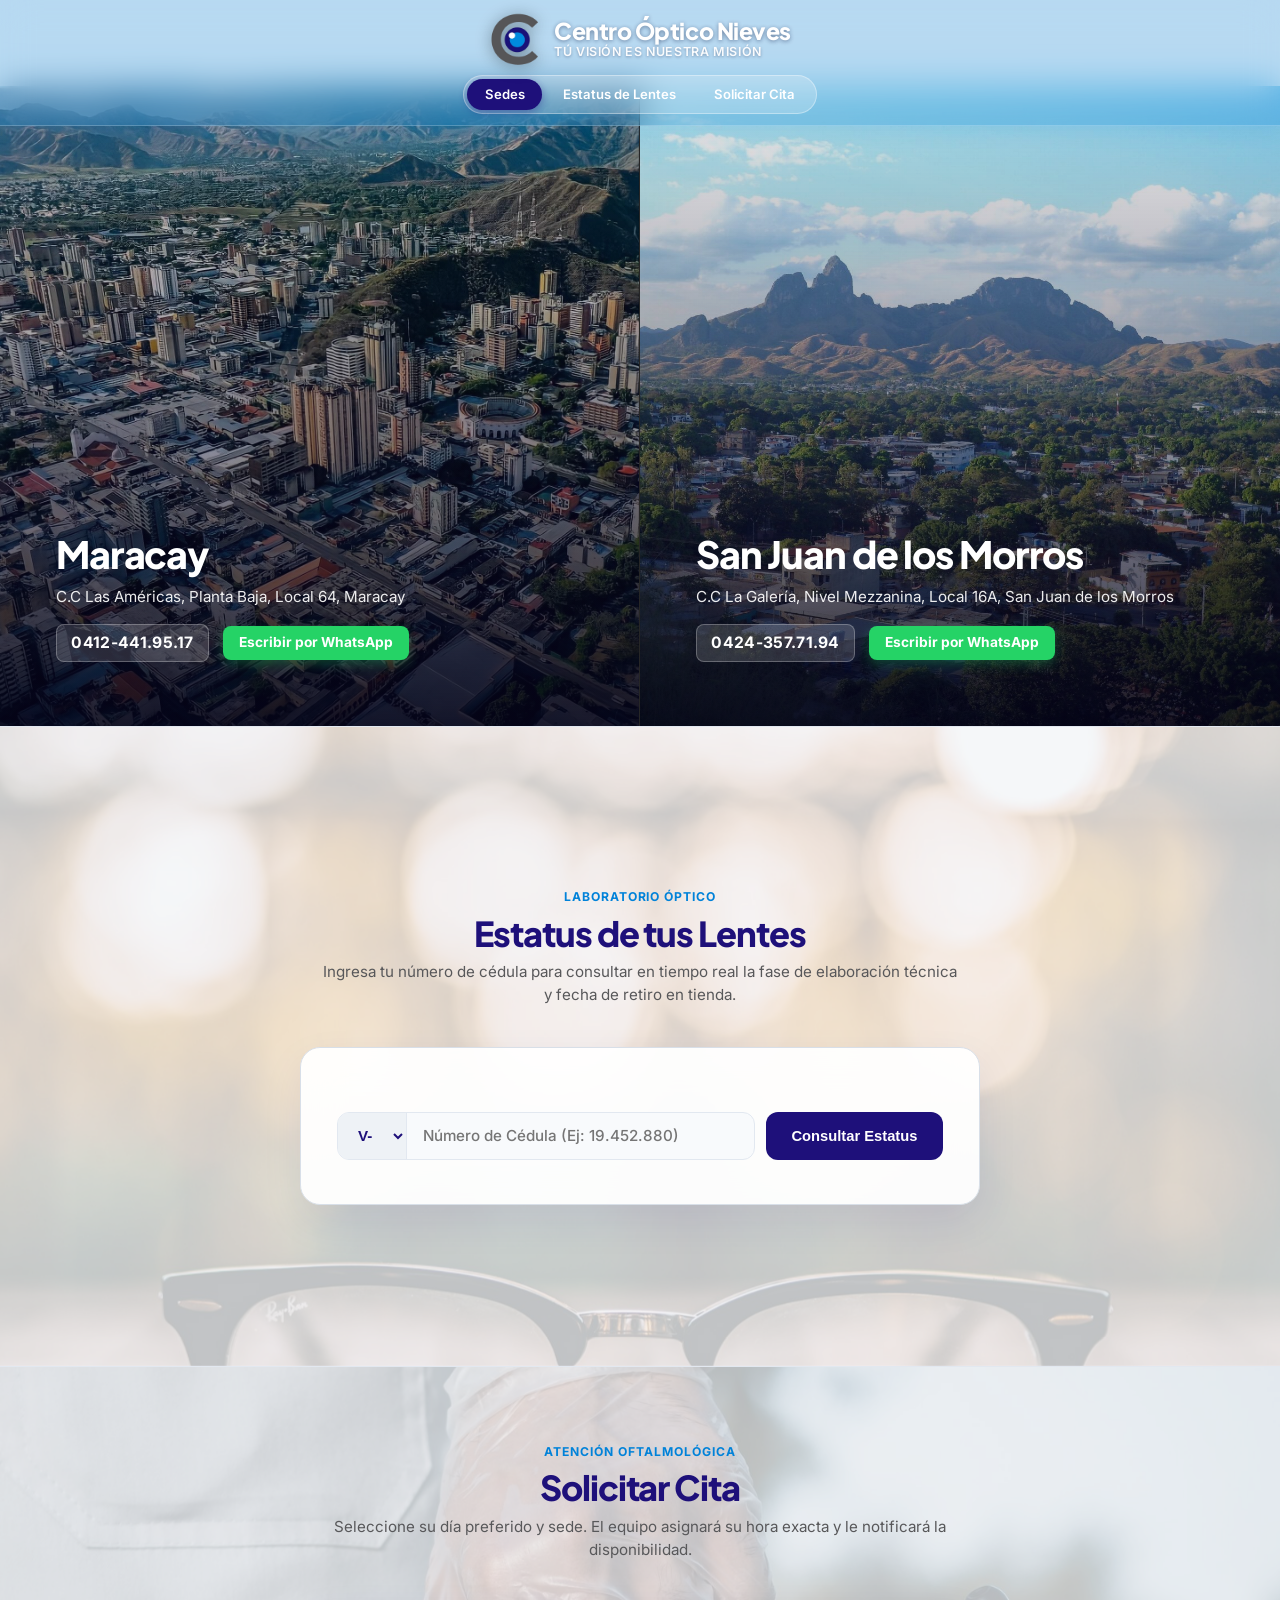
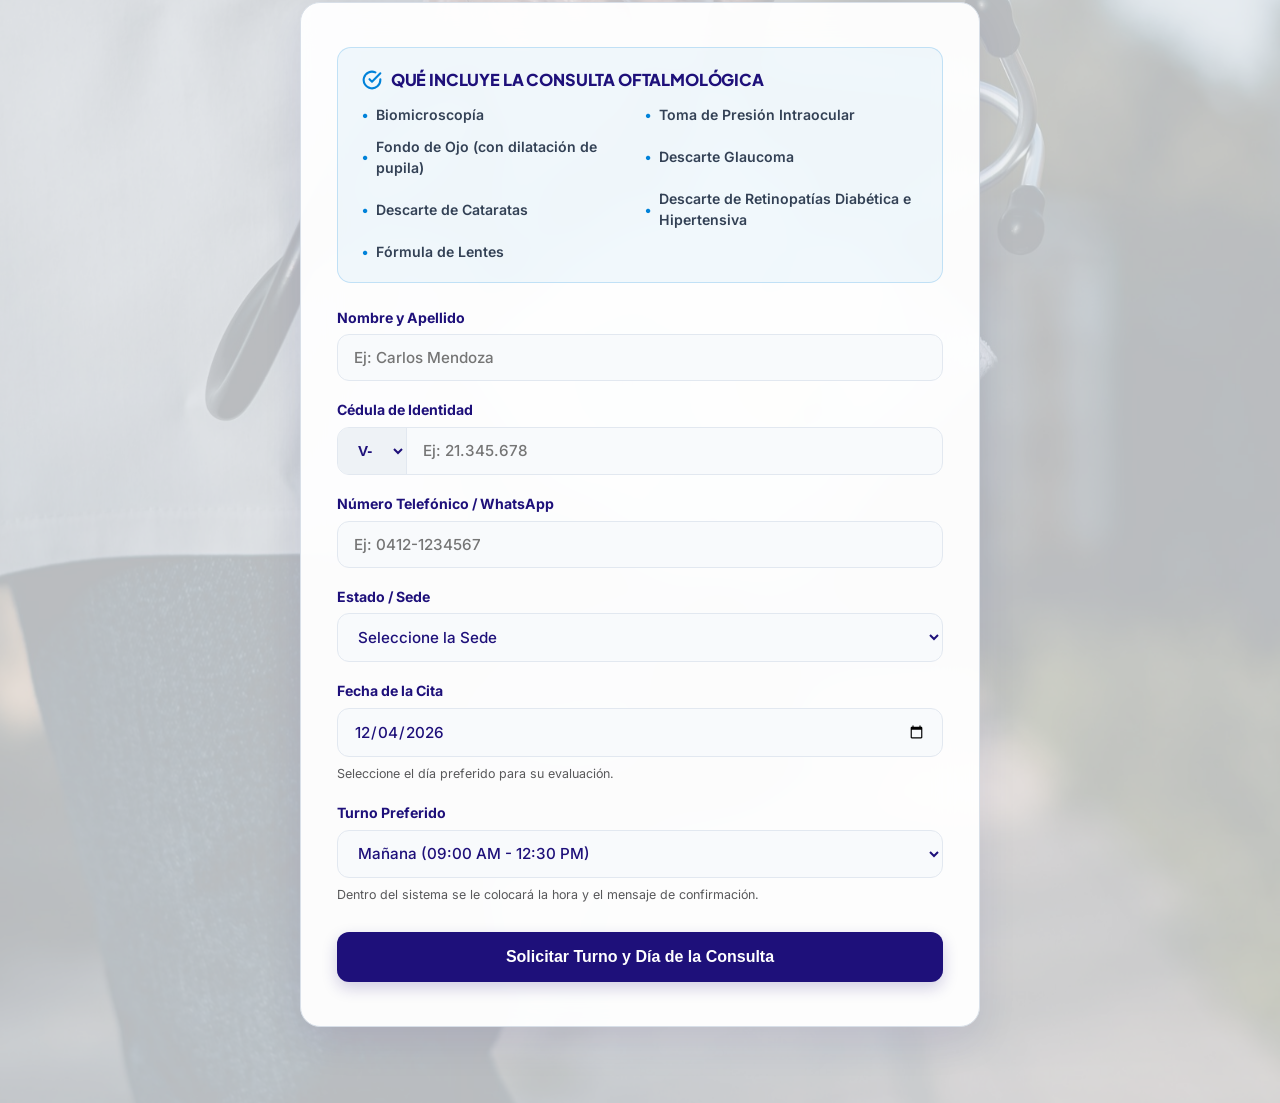
<file: index.html>
<!DOCTYPE html>
<html lang="es">
<head>
    <meta charset="UTF-8">
    <meta name="viewport" content="width=device-width, initial-scale=1.0">
    <title>Centro Óptico Nieves | Tú Visión es Nuestra Misión</title>
    <link rel="icon" type="image/png" href="images/LOGOINDEX.png">
    <link rel="preconnect" href="https://fonts.googleapis.com">
    <link rel="preconnect" href="https://fonts.gstatic.com" crossorigin>
    <link href="https://fonts.googleapis.com/css2?family=Inter:wght@400;500;600;700;800&family=Plus+Jakarta+Sans:wght@700;800&display=swap" rel="stylesheet">
    <style>
        *, *::before, *::after {
            box-sizing: border-box;
            margin: 0;
            padding: 0;
        }

        :root {
            --color-marine: #1E107A;
            --color-bright-blue: #0082D9;
            --color-graphite: #58585A;
            --bg-canvas: #F4F6F9;
            --bg-card: #FFFFFF;
            --border-light: #E2E8F0;
            --border-card: #D8DFE8;
            --font-sans: 'Inter', -apple-system, BlinkMacSystemFont, 'Segoe UI', Roboto, sans-serif;
            --font-display: 'Plus Jakarta Sans', var(--font-sans);
        }

        html {
            scroll-behavior: smooth;
            background-color: var(--bg-canvas);
            color: var(--color-marine);
            font-family: var(--font-sans);
            -webkit-font-smoothing: antialiased;
        }

        body {
            line-height: 1.5;
            background: var(--bg-canvas);
            color: var(--color-graphite);
            overflow-x: hidden;
        }

        /* BANNER - AZUL CLARO CON 25% DE TRANSPARENCIA DIFUMINADO */
        .site-header {
            position: fixed;
            top: 0;
            left: 0;
            width: 100%;
            z-index: 100;
            backdrop-filter: blur(18px);
            -webkit-backdrop-filter: blur(18px);
            background: rgba(0, 130, 217, 0.25);
            border-bottom: 1px solid rgba(255, 255, 255, 0.22);
            box-shadow: 0 4px 20px rgba(0, 130, 217, 0.12);
            padding: 0.75rem 1.75rem 0.65rem;
            text-align: center;
        }

        .header-inner {
            max-width: 980px;
            margin: 0 auto;
            display: flex;
            flex-direction: column;
            align-items: center;
            justify-content: center;
            gap: 0.45rem;
        }

        .brand-block {
            display: inline-flex;
            align-items: center;
            justify-content: center;
            gap: 0.85rem;
            text-decoration: none;
            color: inherit;
        }

        .brand-logo-img {
            height: 56px;
            width: auto;
            max-width: 65px;
            object-fit: contain;
            flex-shrink: 0;
            transition: transform 0.2s ease;
            filter: drop-shadow(0 2px 8px rgba(0, 0, 0, 0.35));
        }

        .brand-logo-img:hover {
            transform: scale(1.05);
        }

        .brand-text-col {
            display: flex;
            flex-direction: column;
            align-items: flex-start;
            text-align: left;
        }

        .brand-title {
            font-family: var(--font-display);
            font-size: 1.45rem;
            font-weight: 800;
            letter-spacing: -0.02em;
            color: #FFFFFF;
            line-height: 1.1;
            text-shadow: 0 1px 4px rgba(10, 20, 60, 0.45);
        }

        .brand-tagline {
            font-size: 0.78rem;
            font-weight: 600;
            color: rgba(255, 255, 255, 0.95);
            letter-spacing: 0.05em;
            text-transform: uppercase;
            text-shadow: 0 1px 3px rgba(10, 20, 60, 0.35);
        }

        /* NAVEGACIÓN SEGMENTADA COMPACTA */
        .nav-segmented {
            display: inline-flex;
            background: rgba(255, 255, 255, 0.22);
            border: 1px solid rgba(255, 255, 255, 0.35);
            border-radius: 980px;
            padding: 3px;
            gap: 3px;
        }

        .nav-segmented a {
            color: #FFFFFF;
            text-decoration: none;
            font-size: 0.82rem;
            font-weight: 600;
            padding: 0.36rem 1.1rem;
            border-radius: 980px;
            transition: all 0.2s ease;
            white-space: nowrap;
        }

        .nav-segmented a:hover {
            background: rgba(255, 255, 255, 0.32);
        }

        .nav-segmented a.active {
            color: #FFFFFF;
            background: #1E107A;
            box-shadow: 0 2px 8px rgba(30, 16, 122, 0.4);
        }

        /* CONTENIDO PRINCIPAL */
        main {
            padding-top: 86px;
        }

        section {
            position: relative;
            padding: 4.75rem 1.5rem;
        }

        .section-bg-image {
            position: absolute;
            inset: 0;
            background-size: cover;
            background-position: center;
            opacity: 0.22;
            pointer-events: none;
            z-index: 1;
            animation: cicloFotografico45s 135s infinite ease-in-out;
            will-change: filter;
        }

        .section-header-centered {
            text-align: center;
            max-width: 640px;
            margin: 0 auto 2.5rem;
            position: relative;
            z-index: 2;
        }

        .section-kicker {
            font-size: 0.76rem;
            font-weight: 700;
            letter-spacing: 0.08em;
            text-transform: uppercase;
            color: var(--color-bright-blue);
            margin-bottom: 0.45rem;
            display: block;
        }

        .section-title {
            font-family: var(--font-display);
            font-size: 2.15rem;
            font-weight: 800;
            letter-spacing: -0.03em;
            line-height: 1.15;
            color: var(--color-marine);
            margin-bottom: 0.5rem;
        }

        .section-desc {
            font-size: 0.95rem;
            color: var(--color-graphite);
        }

        /* SECCIÓN 1: SEDES (MARACAY & SAN JUAN) */
        .section-sedes {
            padding: 0;
            border-bottom: 1px solid var(--border-light);
        }

        .sedes-grid {
            display: grid;
            grid-template-columns: 1fr 1fr;
            min-height: 640px;
            width: 100%;
        }

        .sede-panel {
            position: relative;
            display: flex;
            flex-direction: column;
            justify-content: flex-end;
            padding: 4rem 3.5rem;
            overflow: hidden;
            background: #000000;
            border-right: 1px solid rgba(255, 255, 255, 0.15);
        }

        .sede-panel:last-child {
            border-right: none;
        }

        /* ==========================================================================
           CICLO AUTOMÁTICO DE EFECTOS EN TODAS LAS IMÁGENES: 45s POR EFECTO
           (135s ciclo total: 0-45s Normal, 45-90s Vintage, 90-135s Cinematográfico B/N)
           ========================================================================== */
        @keyframes cicloFotografico45s {
            /* 1. MODO NORMAL OPTIMIZADO (0 a 45s) */
            0%, 29.5% {
                filter: grayscale(0%) sepia(0%) contrast(1.05) brightness(1.02);
            }
            /* Transición fluida a Vintage */
            33.3%, 62.8% {
                filter: sepia(0.70) contrast(1.20) brightness(0.92) saturate(1.30);
            }
            /* Transición fluida a Cinematográfico B/N */
            66.6%, 96.2% {
                filter: grayscale(100%) sepia(0%) contrast(1.40) brightness(0.82);
            }
            /* Retorno suave a Normal */
            100% {
                filter: grayscale(0%) sepia(0%) contrast(1.05) brightness(1.02);
            }
        }

        .sede-bg {
            position: absolute;
            inset: 0;
            background-size: cover;
            background-position: center;
            z-index: 1;
            transform: none !important;
            animation: cicloFotografico45s 135s infinite ease-in-out;
            will-change: filter;
        }

        .sede-scrim {
            position: absolute;
            inset: 0;
            background: linear-gradient(180deg, rgba(0, 0, 0, 0.08) 0%, rgba(10, 8, 40, 0.45) 55%, rgba(5, 4, 25, 0.88) 100%);
            z-index: 2;
            pointer-events: none;
        }

        .sede-content {
            position: relative;
            z-index: 3;
            max-width: 480px;
            color: #FFFFFF;
        }

        .sede-city-title {
            font-family: var(--font-display);
            font-size: 2.35rem;
            font-weight: 800;
            letter-spacing: -0.03em;
            color: #FFFFFF;
            line-height: 1.1;
            margin-bottom: 0.75rem;
        }

        .sede-meta-box {
            display: flex;
            flex-direction: column;
            gap: 0.5rem;
            font-size: 0.95rem;
            color: rgba(255, 255, 255, 0.92);
            line-height: 1.45;
        }

        .sede-address {
            color: rgba(255, 255, 255, 0.92);
            font-size: 0.95rem;
        }

        .sede-contact-row {
            margin-top: 0.5rem;
            display: flex;
            align-items: center;
            gap: 0.85rem;
            flex-wrap: wrap;
        }

        .sede-phone-pill {
            font-size: 0.98rem;
            font-weight: 700;
            color: #FFFFFF;
            letter-spacing: 0.02em;
            background: rgba(255, 255, 255, 0.15);
            padding: 0.4rem 0.9rem;
            border-radius: 8px;
            border: 1px solid rgba(255, 255, 255, 0.25);
        }

        .btn-whatsapp-sede {
            display: inline-flex;
            align-items: center;
            justify-content: center;
            text-decoration: none;
            background: #25D366;
            color: #FFFFFF;
            font-size: 0.86rem;
            font-weight: 700;
            padding: 0.45rem 1rem;
            border-radius: 8px;
            transition: background 0.2s ease, transform 0.2s ease;
            box-shadow: 0 4px 12px rgba(37, 211, 102, 0.3);
        }

        .btn-whatsapp-sede:hover {
            background: #20bd5a;
            transform: translateY(-1px);
        }

        /* SECCIÓN 2: ESTATUS DE LENTES (CON FONDO ÓPTICO) */
        .section-tracker {
            background: #F4F6F9;
            min-height: 640px;
            display: flex;
            flex-direction: column;
            justify-content: center;
            border-bottom: 1px solid var(--border-light);
            overflow: hidden;
        }

        .tracker-box-apple {
            position: relative;
            z-index: 2;
            max-width: 680px;
            margin: 0 auto;
            width: 100%;
            background: rgba(255, 255, 255, 0.94);
            backdrop-filter: blur(20px);
            -webkit-backdrop-filter: blur(20px);
            border: 1px solid var(--border-card);
            border-radius: 20px;
            padding: 2.75rem 2.25rem;
            box-shadow: 0 16px 40px rgba(30, 16, 122, 0.08);
        }

        .tracker-search-row {
            display: flex;
            gap: 0.65rem;
            margin-top: 1.25rem;
        }

        .cedula-input-group {
            display: flex;
            flex: 1;
            background: #F8FAFC;
            border: 1.5px solid var(--border-light);
            border-radius: 12px;
            overflow: hidden;
            transition: border-color 0.2s ease, box-shadow 0.2s ease;
        }

        .cedula-input-group:focus-within {
            border-color: var(--color-bright-blue);
            box-shadow: 0 0 0 3px rgba(0, 130, 217, 0.15);
            background: #FFFFFF;
        }

        .select-prefix-apple {
            background: #EEF2F6;
            border: none;
            color: var(--color-marine);
            font-weight: 700;
            font-size: 0.95rem;
            padding: 0.85rem 1rem;
            outline: none;
            cursor: pointer;
            border-right: 1px solid var(--border-light);
        }

        .input-cedula-apple {
            flex: 1;
            background: transparent;
            border: none;
            padding: 0.85rem 1rem;
            font-size: 0.95rem;
            color: var(--color-marine);
            font-weight: 500;
            outline: none;
            font-family: inherit;
        }

        .btn-apple-primary {
            background: var(--color-marine);
            color: #FFFFFF;
            border: none;
            padding: 0.85rem 1.6rem;
            border-radius: 12px;
            font-size: 0.92rem;
            font-weight: 700;
            cursor: pointer;
            transition: background 0.2s ease, transform 0.15s ease;
            white-space: nowrap;
        }

        .btn-apple-primary:hover {
            background: var(--color-bright-blue);
            transform: translateY(-1px);
        }

        /* RESULTADO DEL TRACKER */
        .tracker-result-box {
            margin-top: 1.75rem;
            padding-top: 1.75rem;
            border-top: 1px solid var(--border-light);
        }

        .tracker-patient-summary {
            background: #F8FAFC;
            border: 1px solid var(--border-light);
            border-radius: 12px;
            padding: 1.25rem 1.5rem;
            display: flex;
            justify-content: space-between;
            align-items: center;
            gap: 1rem;
            margin-bottom: 1.75rem;
        }

        .tracker-patient-name {
            font-size: 1.05rem;
            font-weight: 800;
            color: var(--color-marine);
        }

        .tracker-patient-details {
            display: flex;
            gap: 1.25rem;
            font-size: 0.86rem;
            color: var(--color-graphite);
            margin-top: 0.35rem;
            flex-wrap: wrap;
        }

        .badge-status-apple {
            font-size: 0.78rem;
            font-weight: 700;
            letter-spacing: 0.04em;
            padding: 0.4rem 0.9rem;
            border-radius: 980px;
            background: rgba(0, 130, 217, 0.12);
            color: var(--color-bright-blue);
            border: 1px solid rgba(0, 130, 217, 0.25);
            white-space: nowrap;
        }

        .badge-status-apple.badge-green {
            background: rgba(37, 211, 102, 0.15);
            color: #128C7E;
            border-color: rgba(37, 211, 102, 0.3);
        }

        .tracker-timeline {
            display: flex;
            flex-direction: column;
            gap: 1.15rem;
        }

        .timeline-step {
            display: flex;
            gap: 1.15rem;
            position: relative;
        }

        .timeline-step::before {
            content: '';
            position: absolute;
            left: 15px;
            top: 32px;
            bottom: -20px;
            width: 2px;
            background: #E2E8F0;
        }

        .timeline-step:last-child::before {
            display: none;
        }

        .step-node {
            width: 32px;
            height: 32px;
            border-radius: 50%;
            background: #EEF2F6;
            border: 1.5px solid #CBD5E1;
            color: var(--color-graphite);
            display: flex;
            align-items: center;
            justify-content: center;
            font-size: 0.82rem;
            font-weight: 700;
            flex-shrink: 0;
            z-index: 2;
        }

        .timeline-step.completed .step-node {
            background: var(--color-marine);
            border-color: var(--color-marine);
            color: #FFFFFF;
        }

        .timeline-step.active .step-node {
            background: var(--color-bright-blue);
            border-color: var(--color-bright-blue);
            color: #FFFFFF;
            box-shadow: 0 0 14px rgba(0, 130, 217, 0.4);
        }

        .step-content {
            flex: 1;
            padding-top: 0.15rem;
        }

        .step-title-row {
            display: flex;
            justify-content: space-between;
            align-items: center;
            margin-bottom: 0.25rem;
            gap: 0.5rem;
        }

        .step-title {
            font-size: 0.92rem;
            font-weight: 700;
            color: var(--color-marine);
        }

        .step-badge {
            font-size: 0.72rem;
            font-weight: 600;
            padding: 0.2rem 0.6rem;
            border-radius: 4px;
            background: #EEF2F6;
            color: var(--color-graphite);
        }

        .step-badge.done {
            background: rgba(37, 211, 102, 0.15);
            color: #128C7E;
        }

        .step-badge.process {
            background: rgba(0, 130, 217, 0.12);
            color: var(--color-bright-blue);
        }

        .step-desc {
            font-size: 0.85rem;
            color: var(--color-graphite);
            line-height: 1.4;
        }

        /* SECCIÓN 3: SOLICITAR CITA (CON FONDO OFTALMOLÓGICO) */
        .section-booking {
            background: #ECEFF3;
            min-height: 680px;
            display: flex;
            flex-direction: column;
            justify-content: center;
            overflow: hidden;
        }

        .booking-card-apple {
            position: relative;
            z-index: 2;
            max-width: 680px;
            margin: 0 auto;
            width: 100%;
            background: rgba(255, 255, 255, 0.95);
            backdrop-filter: blur(20px);
            -webkit-backdrop-filter: blur(20px);
            border: 1px solid var(--border-card);
            border-radius: 20px;
            padding: 2.75rem 2.25rem;
            box-shadow: 0 16px 40px rgba(30, 16, 122, 0.08);
        }

        .booking-form-grid {
            display: flex;
            flex-direction: column;
            gap: 1.15rem;
            margin-top: 1.25rem;
        }

        .form-group-apple {
            display: flex;
            flex-direction: column;
            gap: 0.4rem;
        }

        .form-label-apple {
            font-size: 0.88rem;
            font-weight: 700;
            color: var(--color-marine);
        }

        .form-control-apple,
        .form-select-apple {
            width: 100%;
            background: #F8FAFC;
            border: 1.5px solid var(--border-light);
            border-radius: 12px;
            padding: 0.8rem 1rem;
            font-size: 0.95rem;
            color: var(--color-marine);
            font-weight: 500;
            outline: none;
            font-family: inherit;
            transition: border-color 0.2s ease, box-shadow 0.2s ease;
        }

        .form-control-apple:focus,
        .form-select-apple:focus {
            border-color: var(--color-bright-blue);
            box-shadow: 0 0 0 3px rgba(0, 130, 217, 0.15);
            background: #FFFFFF;
        }

        .hint-apple {
            font-size: 0.78rem;
            color: var(--color-graphite);
            margin-top: 2px;
        }

        .btn-booking-full {
            width: 100%;
            padding: 1rem;
            font-size: 1rem;
            font-weight: 700;
            color: #FFFFFF;
            background: var(--color-marine);
            border: none;
            border-radius: 12px;
            cursor: pointer;
            transition: background 0.2s ease, transform 0.15s ease;
            margin-top: 0.5rem;
            box-shadow: 0 6px 16px rgba(30, 16, 122, 0.2);
        }

        .btn-booking-full:hover {
            background: var(--color-bright-blue);
            transform: translateY(-1px);
        }

        /* TOAST NOTIFICACIONES */
        .toast-container {
            position: fixed;
            bottom: 2rem;
            right: 2rem;
            z-index: 1000;
        }

        .toast {
            background: var(--color-marine);
            color: #FFFFFF;
            padding: 0.85rem 1.4rem;
            border-radius: 10px;
            font-size: 0.88rem;
            font-weight: 600;
            box-shadow: 0 10px 25px rgba(30, 16, 122, 0.25);
            animation: fadeIn 0.3s ease;
        }

        @keyframes fadeIn {
            from { opacity: 0; transform: translateY(10px); }
            to { opacity: 1; transform: translateY(0); }
        }

        /* RESPONSIVIDAD */
        @media (max-width: 900px) {
            .sedes-grid {
                grid-template-columns: 1fr;
                min-height: auto;
            }
            .sede-panel {
                min-height: 440px;
                padding: 3rem 2rem 2.25rem;
                border-right: none;
                border-bottom: 1px solid rgba(255, 255, 255, 0.2);
            }
            .sede-panel:last-child {
                border-bottom: none;
            }
            .sede-city-title {
                font-size: 2rem;
            }
        }

        @media (max-width: 640px) {
            .site-header {
                padding: 0.6rem 0.95rem 0.55rem;
            }
            .brand-logo-img {
                height: 46px;
                width: auto;
                max-width: 54px;
            }
            .brand-title {
                font-size: 1.25rem;
            }
            .brand-tagline {
                font-size: 0.72rem;
            }
            .nav-segmented {
                width: 100%;
                justify-content: center;
                overflow-x: auto;
            }
            .nav-segmented a {
                padding: 0.35rem 0.75rem;
                font-size: 0.75rem;
            }
            main {
                padding-top: 80px;
            }
            section {
                padding: 3.25rem 1.15rem;
            }
            .section-title {
                font-size: 1.75rem;
            }
            .tracker-box-apple,
            .booking-card-apple {
                padding: 1.75rem 1.25rem;
                border-radius: 16px;
            }
            .tracker-search-row {
                flex-direction: column;
            }
            .btn-apple-primary {
                width: 100%;
            }
            .sede-panel {
                padding: 2.75rem 1.25rem 1.75rem;
                min-height: 380px;
            }
            .sede-city-title {
                font-size: 1.75rem;
            }
            .toast-container {
                left: 1rem;
                right: 1rem;
                bottom: 1rem;
            }
        }
    </style>
</head>
<body>

    <!-- CABECERA CENTRADA Y COMPACTA (20% TRANSPARENCIA NEGRA CON BLUR) -->
    <header class="site-header">
        <div class="header-inner">
            <a href="index.html" class="brand-block">
                <img src="images/LOGOINDEX.png" alt="Centro Óptico Nieves" class="brand-logo-img">
                <div class="brand-text-col">
                    <h1 class="brand-title">Centro Óptico Nieves</h1>
                    <span class="brand-tagline">Tú Visión es Nuestra Misión</span>
                </div>
            </a>
            <nav class="nav-segmented">
                <a href="#sedes">Sedes</a>
                <a href="#estatus">Estatus de Lentes</a>
                <a href="#agendar">Solicitar Cita</a>
            </nav>
        </div>
    </header>

    <main>
        <!-- ==========================================================================
             1. SEDES (MARACAY & SAN JUAN DE LOS MORROS)
             ========================================================================== -->
        <section id="sedes" class="section-sedes">
            <div class="sedes-grid">
                <!-- Panel Maracay -->
                <div class="sede-panel">
                    <div class="sede-bg" style="background-image: url('images/MRCY.jpg');"></div>
                    <div class="sede-scrim"></div>
                    <div class="sede-content">
                        <h2 class="sede-city-title">Maracay</h2>
                        <div class="sede-meta-box">
                            <span class="sede-address">C.C Las Américas, Planta Baja, Local 64, Maracay</span>
                            <div class="sede-contact-row">
                                <span class="sede-phone-pill">0412-441.95.17</span>
                                <a href="https://wa.me/584124419517?text=Hola%20Centro%20%C3%93ptico%20Nieves,%20deseo%20informaci%C3%B3n%20sobre%20la%20Sede%20Maracay" target="_blank" rel="noopener noreferrer" class="btn-whatsapp-sede">
                                    Escribir por WhatsApp
                                </a>
                            </div>
                        </div>
                    </div>
                </div>

                <!-- Panel San Juan de los Morros -->
                <div class="sede-panel">
                    <div class="sede-bg" style="background-image: url('images/SJM.jpeg');"></div>
                    <div class="sede-scrim"></div>
                    <div class="sede-content">
                        <h2 class="sede-city-title">San Juan de los Morros</h2>
                        <div class="sede-meta-box">
                            <span class="sede-address">C.C La Galería, Nivel Mezzanina, Local 16A, San Juan de los Morros</span>
                            <div class="sede-contact-row">
                                <span class="sede-phone-pill">0424-357.71.94</span>
                                <a href="https://wa.me/584243577194?text=Hola%20Centro%20%C3%93ptico%20Nieves,%20deseo%20informaci%C3%B3n%20sobre%20la%20Sede%20San%20Juan%20de%20los%20Morros" target="_blank" rel="noopener noreferrer" class="btn-whatsapp-sede">
                                    Escribir por WhatsApp
                                </a>
                            </div>
                        </div>
                    </div>
                </div>
            </div>
        </section>

        <!-- ==========================================================================
             2. ESTATUS DE LENTES (CON FONDO ÓPTICO TALLER / LABORATORIO)
             ========================================================================== -->
        <section id="estatus" class="section-tracker">
            <div class="section-bg-image" style="background-image: url('images/laboratorio-bg.jpg');"></div>
            <div class="section-header-centered">
                <span class="section-kicker">Laboratorio Óptico</span>
                <h2 class="section-title">Estatus de tus Lentes</h2>
                <p class="section-desc">Ingresa tu número de cédula para consultar en tiempo real la fase de elaboración técnica y fecha de retiro en tienda.</p>
            </div>

            <div class="tracker-box-apple">
                <form id="lensTrackerForm">
                    <div class="tracker-search-row">
                        <div class="cedula-input-group">
                            <select id="searchCedulaPrefix" class="select-prefix-apple">
                                <option value="V-">V-</option>
                                <option value="E-">E-</option>
                            </select>
                            <input type="text" id="searchCedulaNumber" class="input-cedula-apple" placeholder="Número de Cédula (Ej: 19.452.880)" required autocomplete="off">
                        </div>
                        <button type="submit" class="btn-apple-primary">
                            Consultar Estatus
                        </button>
                    </div>
                </form>

                <!-- Contenedor dinámico de resultados -->
                <div id="trackerResultBox" class="tracker-result-box" style="display: none;"></div>
            </div>
        </section>

        <!-- ==========================================================================
             3. SOLICITAR CITA (CON FONDO CLÍNICO OFTALMOLÓGICO)
             ========================================================================== -->
        <section id="agendar" class="section-booking">
            <div class="section-bg-image" style="background-image: url('images/consulta-bg.jpg');"></div>
            <div class="section-header-centered">
                <span class="section-kicker">Atención Oftalmológica</span>
                <h2 class="section-title">Solicitar Cita</h2>
                <p class="section-desc">Seleccione su día preferido y sede. El equipo asignará su hora exacta y le notificará la disponibilidad.</p>
            </div>

            <div class="booking-card-apple">
                <!-- QUÉ INCLUYE LA CONSULTA OFTALMOLÓGICA -->
                <div style="background: rgba(0, 130, 217, 0.05); border: 1px solid rgba(0, 130, 217, 0.2); border-radius: 14px; padding: 1.25rem 1.5rem; margin-bottom: 1.5rem; text-align: left;">
                    <div style="display: flex; align-items: center; gap: 0.55rem; font-family: var(--font-display); font-weight: 800; color: var(--color-marine); font-size: 1.02rem; margin-bottom: 0.75rem; letter-spacing: -0.01em;">
                        <svg width="20" height="20" viewBox="0 0 24 24" fill="none" stroke="#0082D9" stroke-width="2.5" stroke-linecap="round" stroke-linejoin="round" style="flex-shrink: 0;"><path d="M22 11.08V12a10 10 0 1 1-5.93-9.14"></path><polyline points="22 4 12 14.01 9 11.01"></polyline></svg>
                        <span>QUÉ INCLUYE LA CONSULTA OFTALMOLÓGICA</span>
                    </div>
                    <ul style="list-style: none; display: grid; grid-template-columns: repeat(auto-fit, minmax(240px, 1fr)); gap: 0.65rem; padding: 0; margin: 0; font-size: 0.88rem; color: #334155; font-weight: 600;">
                        <li style="display: flex; align-items: center; gap: 0.5rem;"><span style="color: #0082D9; font-weight: 800;">&bull;</span> Biomicroscopía</li>
                        <li style="display: flex; align-items: center; gap: 0.5rem;"><span style="color: #0082D9; font-weight: 800;">&bull;</span> Toma de Presión Intraocular</li>
                        <li style="display: flex; align-items: center; gap: 0.5rem;"><span style="color: #0082D9; font-weight: 800;">&bull;</span> Fondo de Ojo (con dilatación de pupila)</li>
                        <li style="display: flex; align-items: center; gap: 0.5rem;"><span style="color: #0082D9; font-weight: 800;">&bull;</span> Descarte Glaucoma</li>
                        <li style="display: flex; align-items: center; gap: 0.5rem;"><span style="color: #0082D9; font-weight: 800;">&bull;</span> Descarte de Cataratas</li>
                        <li style="display: flex; align-items: center; gap: 0.5rem;"><span style="color: #0082D9; font-weight: 800;">&bull;</span> Descarte de Retinopatías Diabética e Hipertensiva</li>
                        <li style="display: flex; align-items: center; gap: 0.5rem;"><span style="color: #0082D9; font-weight: 800;">&bull;</span> Fórmula de Lentes</li>
                    </ul>
                </div>

                <form id="simpleBookingForm">
                    <div class="booking-form-grid">
                        <div class="form-group-apple">
                            <label for="fullName" class="form-label-apple">Nombre y Apellido</label>
                            <input type="text" id="fullName" name="fullName" class="form-control-apple" placeholder="Ej: Carlos Mendoza" required autocomplete="name">
                        </div>

                        <div class="form-group-apple">
                            <label for="idNumber" class="form-label-apple">Cédula de Identidad</label>
                            <div class="cedula-input-group">
                                <select id="idPrefix" name="idPrefix" class="select-prefix-apple">
                                    <option value="V-">V-</option>
                                    <option value="E-">E-</option>
                                </select>
                                <input type="text" id="idNumber" name="idNumber" class="input-cedula-apple" placeholder="Ej: 21.345.678" required autocomplete="off">
                            </div>
                        </div>

                        <div class="form-group-apple">
                            <label for="phoneNumber" class="form-label-apple">Número Telefónico / WhatsApp</label>
                            <input type="tel" id="phoneNumber" name="phoneNumber" class="form-control-apple" placeholder="Ej: 0412-1234567" required autocomplete="tel">
                        </div>

                        <div class="form-group-apple">
                            <label for="stateSelectSimple" class="form-label-apple">Estado / Sede</label>
                            <select id="stateSelectSimple" name="state" class="form-select-apple" required onchange="actualizarFechasDisponiblesCliente()">
                                <option value="" disabled selected>Seleccione la Sede</option>
                                <option value="Aragua">Aragua (CC Las Américas - Maracay)</option>
                                <option value="Guarico">Guárico (CC Galería - San Juan de los Morros)</option>
                            </select>
                        </div>

                        <div class="form-group-apple">
                            <label for="appointmentDateSimple" class="form-label-apple">Fecha de la Cita</label>
                            <input type="date" id="appointmentDateSimple" name="appointmentDate" class="form-control-apple" required>
                            <small id="hintFechasDisponibles" class="hint-apple">Seleccione el día preferido para su evaluación.</small>
                        </div>

                        <div class="form-group-apple">
                            <label for="appointmentShiftSimple" class="form-label-apple">Turno Preferido</label>
                            <select id="appointmentShiftSimple" name="appointmentShift" class="form-select-apple" required>
                                <option value="Mañana (09:00 AM - 12:30 PM)">Mañana (09:00 AM - 12:30 PM)</option>
                                <option value="Tarde (01:30 PM - 05:00 PM)">Tarde (01:30 PM - 05:00 PM)</option>
                            </select>
                            <small class="hint-apple">Dentro del sistema se le colocará la hora y el mensaje de confirmación.</small>
                        </div>

                        <button type="submit" class="btn-booking-full" id="btnSolicitarTurnoCita">
                            Solicitar Turno y Día de la Consulta
                        </button>
                    </div>
                </form>
            </div>
        </section>
    </main>

    <!-- SCRIPTS OFICIALES DEL SISTEMA -->
    <script src="js/venezuela-data.js"></script>
    <script src="js/products-data.js"></script>
    <script src="js/storage.js"></script>
    <script src="js/main.js"></script>
    <script>
        document.addEventListener('DOMContentLoaded', () => {
            const sections = document.querySelectorAll('section[id]');
            const navLinks = document.querySelectorAll('.nav-segmented a');
            window.addEventListener('scroll', () => {
                let current = '';
                sections.forEach(sec => {
                    const top = sec.offsetTop - 100;
                    if (window.pageYOffset >= top) {
                        current = sec.getAttribute('id');
                    }
                });
                navLinks.forEach(link => {
                    link.classList.remove('active');
                    if (link.getAttribute('href') === '#' + current) {
                        link.classList.add('active');
                    }
                });
            });
        });
    </script>
</body>
</html>
</file>
